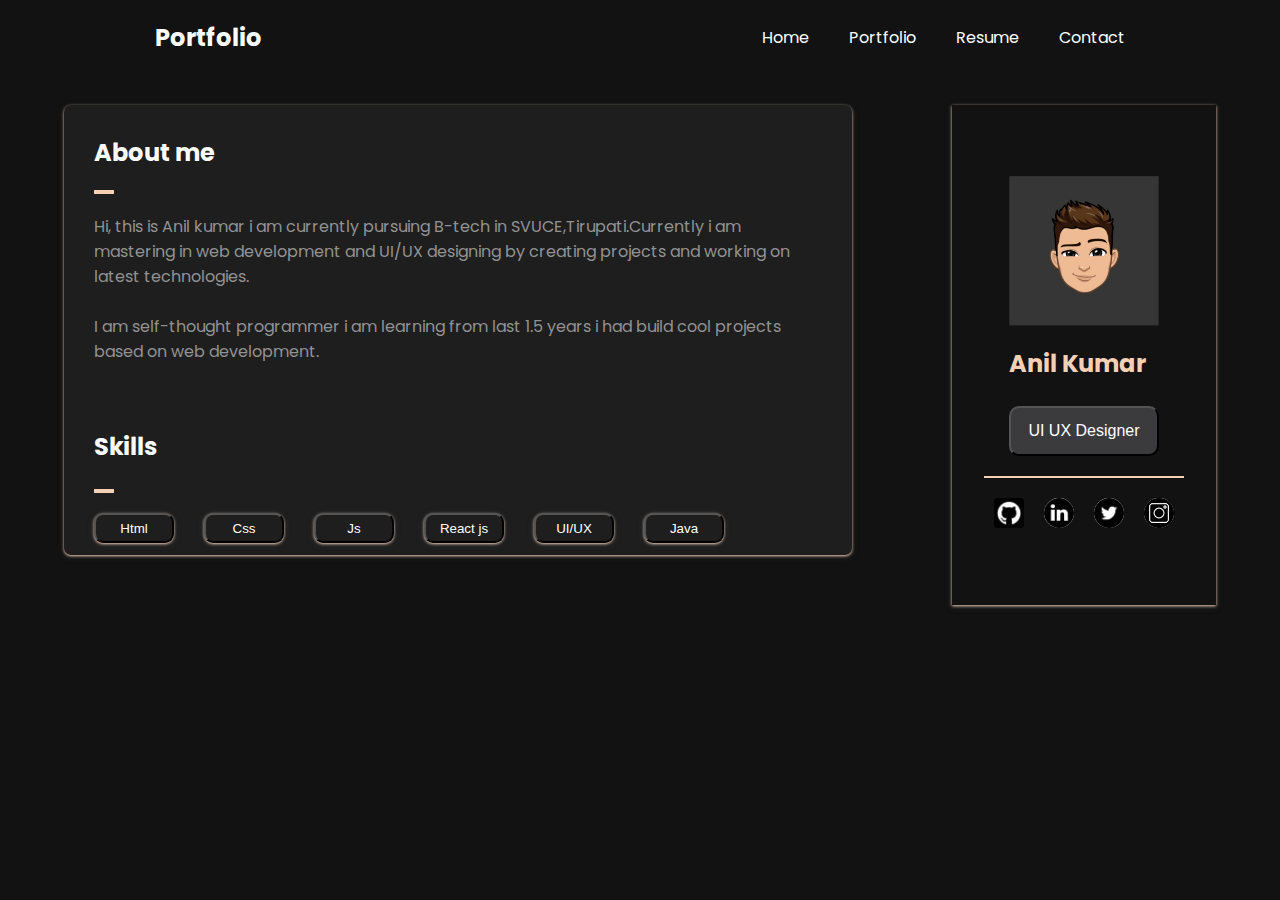
<file: index.html>
<!DOCTYPE html>
<html lang="en">
    <head>
        <meta charset="UTF-8" />
        <meta http-equiv="X-UA-Compatible" content="IE=edge" />
        <meta name="viewport" content="width=device-width, initial-scale=1.0" />
        <title>Anil|Home</title>
        <link rel="stylesheet" href="./styles/footer.css" />
        <link rel="stylesheet" href="./styles/nav.css" />
        <link rel="stylesheet" href="./styles/bio.css" />
        <link rel="stylesheet" href="./styles/home.css" />
    </head>
    <body>
        <header>
            <nav>
                <div class="my-name">
                    <h2 class="anil">Portfolio</h2>
                </div>
                <div class="list">
                    <ul>
                        <li class="nav">
                            <a href="./index.html"> Home </a>
                        </li>
                        <li class="nav">
                            <a href="./pages/portfolio.html"> Portfolio </a>
                        </li>
                        <li class="nav">
                            <a href="./pages/resume.html"> Resume </a>
                        </li>
                        <li class="nav">
                            <a href="./pages/contact.html">Contact</a>
                        </li>
                    </ul>
                </div>
            </nav>
        </header>
        <main>
            <div class="main">
                <div class="about">
                    <h2 class="about-heading">About me</h2>

                    <hr class="small-h" />

                    <p class="about-text">
                        Hi, this is Anil kumar i am currently pursuing B-tech in
                        SVUCE,Tirupati.Currently i am mastering in web
                        development and UI/UX designing by creating projects and
                        working on latest technologies.

                        <br />
                        <br />
                        I am self-thought programmer i am learning from last 1.5 years i had build cool projects based on web
                        development.
                    </p>
                    <br />
                    <div class="sk">
                        <h2 class="sk">Skills</h2>
                        <br />
                        <hr class="small-h" />
                    </div>
                    <div class="about-btn">
                        <button class="skills">Html</button>
                        <button class="skills">Css</button>

                        <button class="skills">Js</button>

                        <button class="skills">React js</button>

                        <button class="skills">UI/UX</button>

                        <button class="skills">Java</button>
                    </div>
                </div>
                <div class="bio">
                    <img src="./assets/avatar1.jpg" alt="hero" class="hero" />
                    <div class="b-d">
                        <h2 class="name">Anil Kumar</h2>
                        <br />
                        <button class="web">UI UX Designer</button>
                    </div>
                    <hr class="bio-h" />

                    <div class="bio-detail">
                        <ul class="icons">
                            <li>
                                <a class="icon">
                                    <img
                                        src="./assets/git.png"
                                        alt=""
                                        class="i"
                                    />
                                </a>
                            </li>
                            <li>
                                <a class="icon">
                                    <a class="icon">
                                        <img
                                            src="./assets/link.png"
                                            alt=""
                                            class="i"
                                            style="border-radius: 50%"
                                        />
                                    </a>
                                </a>
                            </li>
                            <li>
                                <a class="icon">
                                    <img
                                        src="./assets/twitter.png"
                                        alt=""
                                        class="i"
                                        style="border-radius: 50%"
                                    />
                                </a>
                            </li>
                            <li>
                                <a class="icon">
                                    <img
                                        src="./assets/insta.png"
                                        alt=""
                                        class="i"
                                        style="border-radius: 50%"
                                    />
                                </a>
                            </li>
                        </ul>
                    </div>
                </div>
            </div>
        </main>
        <footer>
            <ul class="u-f">
                <li class="nav">
                    <a href="./pages/index.html"> Home </a>
                </li>
                <li class="nav">
                    <a href="./pages/portfolio.html"> Portfolio </a>
                </li>
                <li class="nav">
                    <a href="./pages/resume.html"> Resume </a>
                </li>
                <li class="nav">
                    <a href="./pages/contact.html">Contact</a>
                </li>
            </ul>
        </footer>
    </body>
</html>
</file>
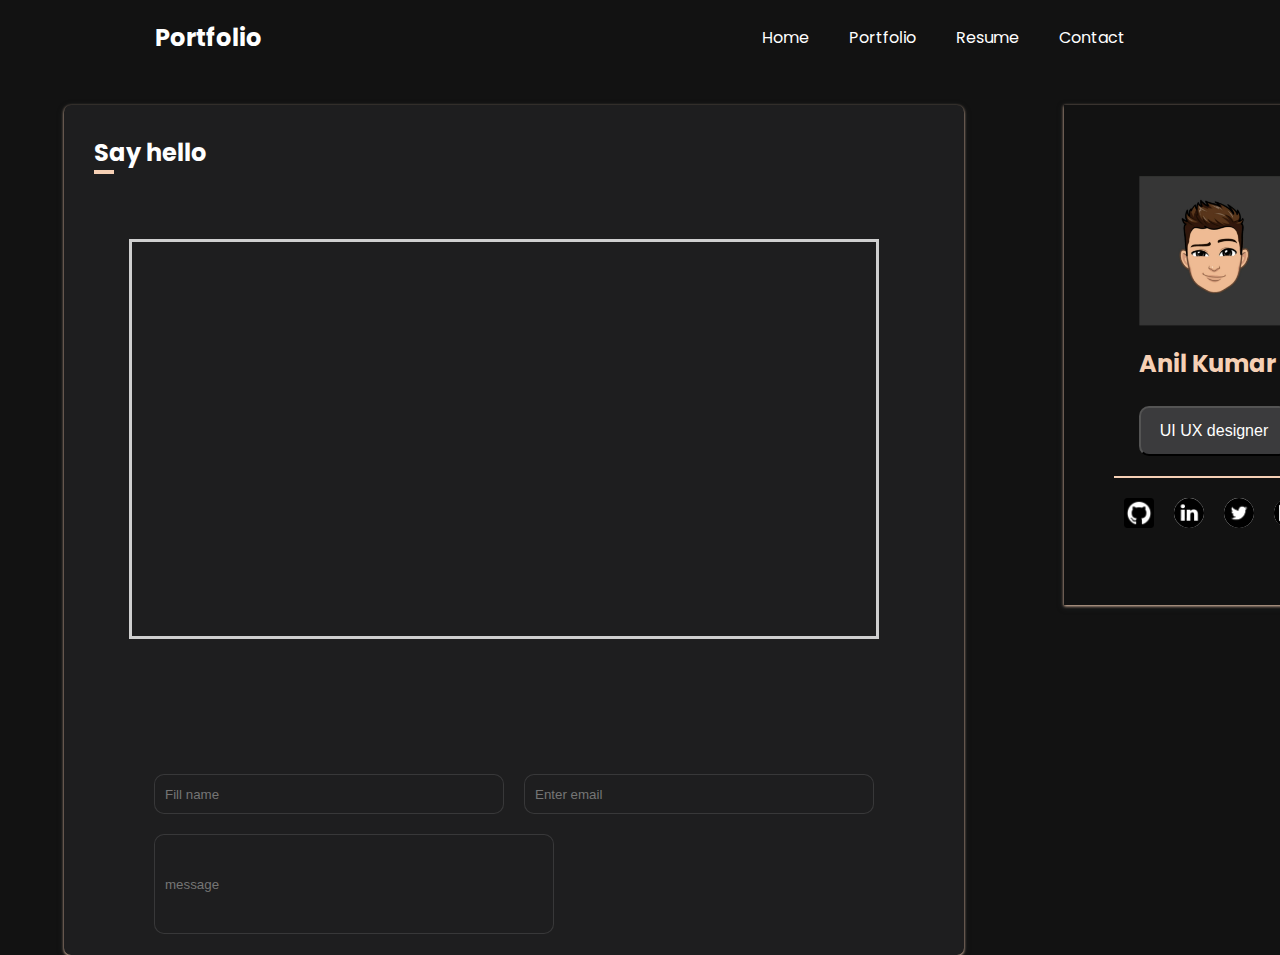
<file: pages/contact.html>
<!DOCTYPE html>
<html lang="en">
    <head>
        <meta charset="UTF-8" />
        <meta http-equiv="X-UA-Compatible" content="IE=edge" />
        <meta name="viewport" content="width=device-width, initial-scale=1.0" />
        <title>Anil| Contact Page</title>
        <link rel="stylesheet" href="../styles/footer.css" />
        <link rel="stylesheet" href="../styles/nav.css" />
        <link rel="stylesheet" href="../styles/bio.css" />
        <link rel="stylesheet" href="../styles/contact.css" />
    </head>
    <body>
        <header>
            <nav>
                <div class="my-name">
                    <h2 class="anil">Portfolio</h2>
                </div>
                <div class="list">
                    <ul>
                        <li class="nav">
                            <a href="../index.html"> Home </a>
                        </li>
                        <li class="nav">
                            <a href="../pages/portfolio.html"> Portfolio </a>
                        </li>
                        <li class="nav">
                            <a href="../pages/resume.html"> Resume </a>
                        </li>
                        <li class="nav">
                            <a href="../pages/contact.html">Contact</a>
                        </li>
                    </ul>
                </div>
            </nav>
        </header>
        <main>
            <div class="main">
                <div class="left">
                    <div class="contact">
                        <h2 class="contact-heading">
                            Say hello
                            <br />
                            <hr class="small-h" />
                        </h2>
                        <br />
                        <form>
                            <div class="gmap_canvas">
                                <iframe
                                    width="750"
                                    height="400"
                                    id="gmap_canvas"
                                    src="https://maps.google.com/maps?q=sv university&t=&z=10&ie=UTF8&iwloc=&output=embed"
                                    frameborder="0"
                                    scrolling="no"
                                    marginheight="0"
                                    marginwidth="0"
                                ></iframe
                                ><style>
                                    .gmap_canvas {
                                        filter: grayscale(1);
                                        overflow: hidden;
                                        background: none !important;
                                        height: 510px;
                                        width: 770px;
                                    }
                                    @media (max-width: 1060px) {
                                        iframe {
                                            width: 500px;
                                        }
                                    }
                                </style>
                            </div>

                            <br />

                            <div class="input">
                                <div class="two">
                                    <input
                                        type="text"
                                        placeholder="Fill name"
                                        class="contact-form"
                                    />
                                    <input
                                        type="text"
                                        placeholder="Enter email"
                                        class="contact-form"
                                    />
                                </div>
                                <input
                                    type="
                        text"
                                    placeholder="message"
                                    class="message"
                                />
                            </div>
                        </form>

                        <!-- <form class="contact">
                        <div class="mapouter"></div>
                           
                        </div>
                    </form> -->
                    </div>
                </div>
                <div class="bioo">
                    <div class="bio">
                        <img
                            src="../assets/avatar1.jpg"
                            alt="hero"
                            class="hero"
                        />
                        <div class="b-d">
                            <h2 class="name">Anil Kumar</h2>
                            <br />
                            <button class="web">UI UX designer</button>
                        </div>
                        <hr class="bio-h" />

                        <div class="bio-detail">
                            <ul class="icons">
                                <li>
                                    <a class="icon">
                                        <img
                                            src="../assets/git.png"
                                            alt=""
                                            class="i"
                                        />
                                    </a>
                                </li>
                                <li>
                                    <a class="icon">
                                        <a class="icon">
                                            <img
                                                src="../assets/link.png"
                                                alt=""
                                                class="i"
                                                style="border-radius: 50%"
                                            />
                                        </a>
                                    </a>
                                </li>
                                <li>
                                    <a class="icon">
                                        <img
                                            src="../assets/twitter.png"
                                            alt=""
                                            class="i"
                                            style="border-radius: 50%"
                                        />
                                    </a>
                                </li>
                                <li>
                                    <a class="icon">
                                        <img
                                            src="../assets/insta.png"
                                            alt=""
                                            class="i"
                                            style="border-radius: 50%"
                                        />
                                    </a>
                                </li>
                            </ul>
                        </div>
                    </div>
                </div>
            </div>
        </main>
        <footer>
            <ul class="u-f">
                <li class="nav">
                    <a href="../index.html"> Home </a>
                </li>
                <li class="nav">
                    <a href="../pages/portfolio.html"> Portfolio </a>
                </li>
                <li class="nav">
                    <a href="../pages/resume.html"> Resume </a>
                </li>
                <li class="nav">
                    <a href="../pages/contact.html">Contact</a>
                </li>
            </ul>
        </footer>
    </body>
</html>
</file>
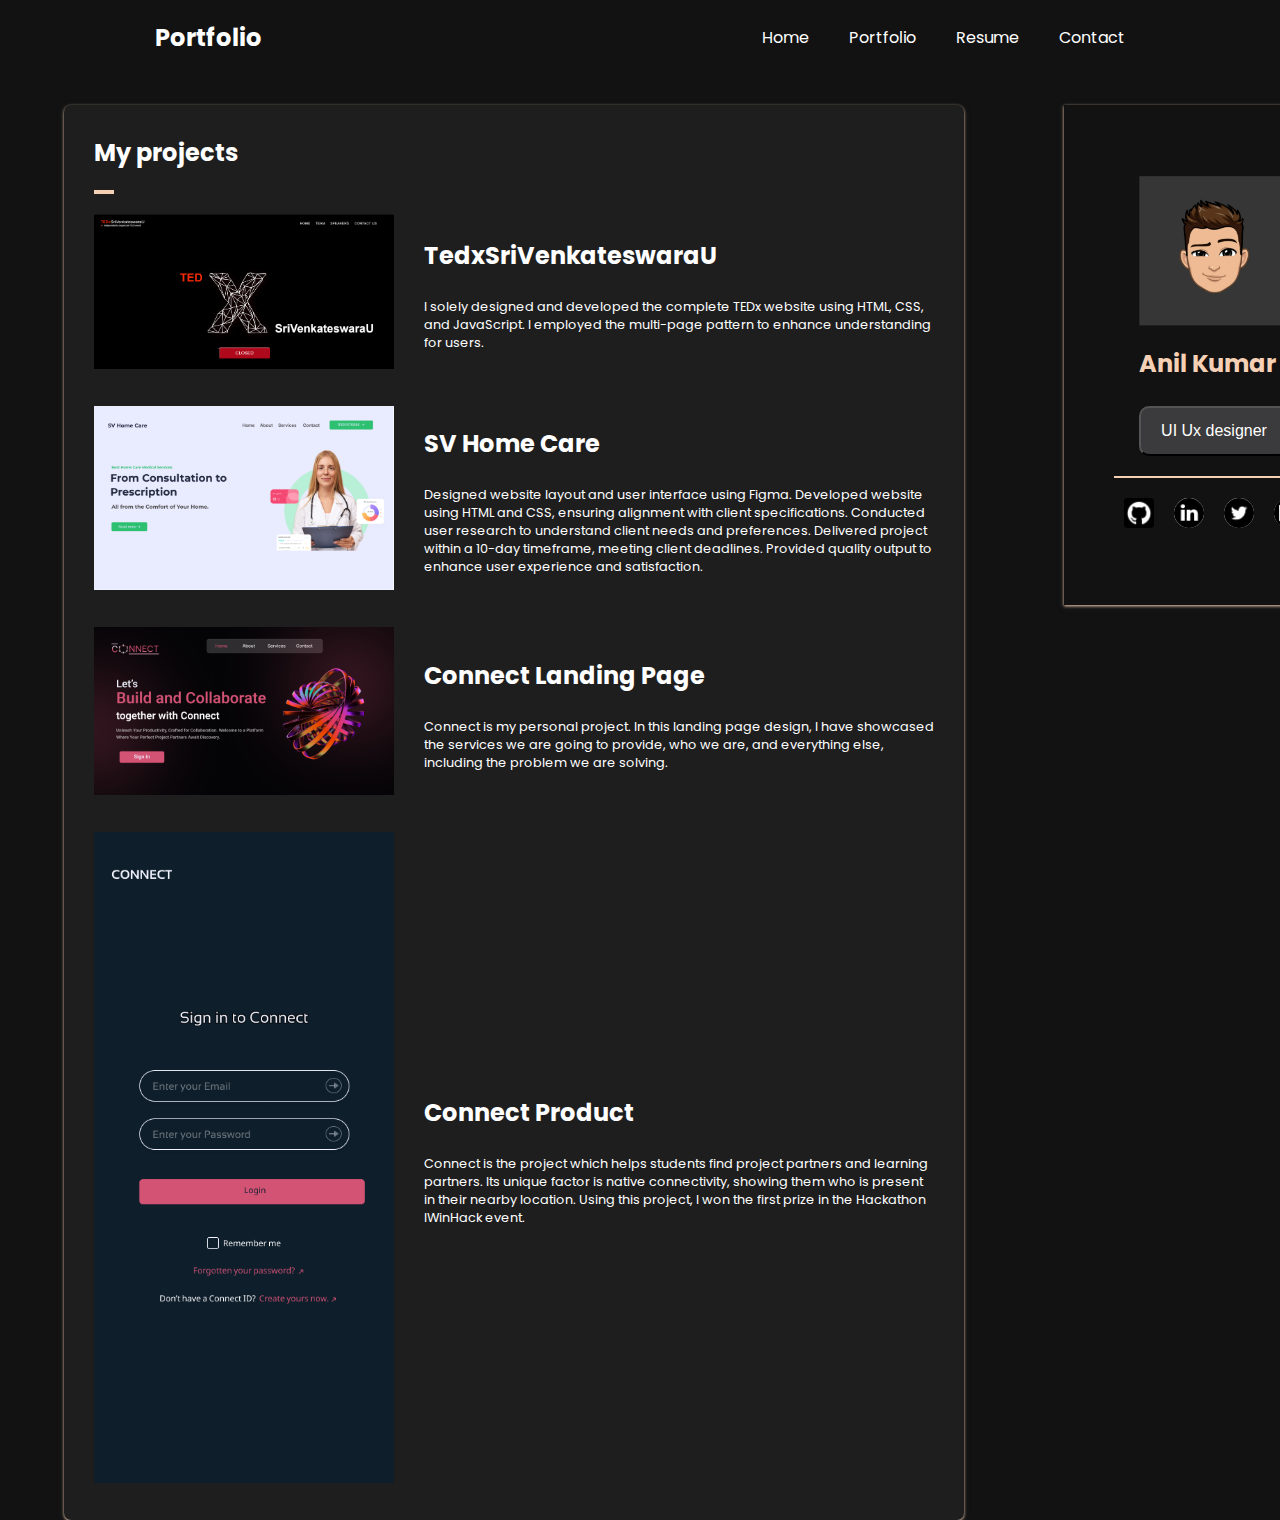
<file: pages/portfolio.html>
<!DOCTYPE html>
<html lang="en">
  <head>
    <meta charset="UTF-8" />
    <meta http-equiv="X-UA-Compatible" content="IE=edge" />
    <meta name="viewport" content="width=device-width, initial-scale=1.0" />
    <title>Anil |portfolio</title>
    <link rel="stylesheet" href="../styles/footer.css" />
    <link rel="stylesheet" href="../styles/nav.css" />
    <link rel="stylesheet" href="../styles/bio.css" />
    <link rel="stylesheet" href="../styles/portfolio.css" />
  </head>
  <body>
    <header>
      <nav>
        <div class="my-name">
          <h2 class="anil">Portfolio</h2>
        </div>
        <div class="list">
          <ul>
            <li class="nav">
              <a href="../index.html"> Home </a>
            </li>
            <li class="nav">
              <a href="../pages/portfolio.html"> Portfolio </a>
            </li>
            <li class="nav">
              <a href="../pages/resume.html"> Resume </a>
            </li>
            <li class="nav">
              <a href="../pages/contact.html">Contact</a>
            </li>
          </ul>
        </div>
      </nav>
    </header>
    <main>
      <div class="main">
        <div class="left">
          <div class="portfolio">
            <h2 class="portfolio-h">My projects</h2>
            <hr class="small-h" />

            <div class="project-images">
              <div class="project-images-2">
                <a href="https://tedx-svu.onrender.com/">
                  <img src="../assets/tedx-page.png" alt="" class="pro"
                /></a>
                <div class="project-text-container">
                  <h2 class="project-heading">TedxSriVenkateswaraU</h2>
                  <br />
                  <p class="project-text">
                    I solely designed and developed the complete TEDx website
                    using HTML, CSS, and JavaScript. I employed the multi-page
                    pattern to enhance understanding for users.
                  </p>
                </div>
              </div>
              <div class="project-images-2">
                <a
                  href="https://www.figma.com/file/BlthBGHObkj3bRKPCqKQun/SV-HomeCare?type=design&node-id=0-1&mode=design&t=2V4Ce4DeEz5VAylY-0"
                >
                  <img src="../assets/svhomecare.png" alt="" class="pro" />
                </a>
                <div class="project-text-container">
                  <h2 class="project-heading">SV Home Care</h2>
                  <br />
                  <p class="project-text">
                    Designed website layout and user interface using Figma.
                    Developed website using HTML and CSS, ensuring alignment
                    with client specifications. Conducted user research to
                    understand client needs and preferences. Delivered project
                    within a 10-day timeframe, meeting client deadlines.
                    Provided quality output to enhance user experience and
                    satisfaction.
                  </p>
                </div>
              </div>
              <div class="project-images-2">
                <a
                  href="https://www.figma.com/proto/3ertDP7Cn3cMLCnp8znCEw/Landing-Page?node-id=20-2&t=guvUhyDiUBIiWr2Q-0&scaling=scale-down&page-id=0%3A1"
                >
                  <img src="../assets/connectland.png" alt="" class="pro"
                /></a>
                <div class="project-text-container">
                  <h2 class="project-heading">Connect Landing Page</h2>
                  <br />
                  <p class="project-text">
                    Connect is my personal project. In this landing page design,
                    I have showcased the services we are going to provide, who
                    we are, and everything else, including the problem we are
                    solving.
                  </p>
                </div>
              </div>
              <div class="project-images-2">
                <a
                  href="https://www.figma.com/proto/Uxd2NhD9ShiUFVl3L7KZkM/Connect-MVP?node-id=5-3&t=nPN5lZKwvJRgfGKJ-0&scaling=scale-down&page-id=0%3A1&starting-point-node-id=5%3A3"
                >
                  <img src="../assets/loginpage.png" alt="" class="pro" />
                </a>
                <div class="project-text-container">
                  <h2 class="project-heading">Connect Product</h2>
                  <br />
                  <p class="project-text">
                    Connect is the project which helps students find project
                    partners and learning partners. Its unique factor is native
                    connectivity, showing them who is present in their nearby
                    location. Using this project, I won the first prize in the
                    Hackathon IWinHack event.
                  </p>
                </div>
              </div>
            </div>
          </div>
        </div>
        <div class="bioo">
          <div class="bio">
            <img src="../assets/avatar1.jpg" alt="hero" class="hero" />
            <div class="b-d">
              <h2 class="name">Anil Kumar</h2>
              <br />
              <button class="web">UI Ux designer</button>
            </div>
            <hr class="bio-h" />

            <div class="bio-detail">
              <ul class="icons">
                <li>
                  <a class="icon">
                    <img src="../assets/git.png" alt="" class="i" />
                  </a>
                </li>
                <li>
                  <a class="icon">
                    <a class="icon">
                      <img
                        src="../assets/link.png"
                        alt=""
                        class="i"
                        style="border-radius: 50%"
                      />
                    </a>
                  </a>
                </li>
                <li>
                  <a class="icon">
                    <img
                      src="../assets/twitter.png"
                      alt=""
                      class="i"
                      style="border-radius: 50%"
                    />
                  </a>
                </li>
                <li>
                  <a class="icon">
                    <img
                      src="../assets/insta.png"
                      alt=""
                      class="i"
                      style="border-radius: 50%"
                    />
                  </a>
                </li>
              </ul>
            </div>
          </div>
        </div>
      </div>
    </main>
    <footer>
      <ul class="u-f">
        <li class="nav">
          <a href="../index.html"> Home </a>
        </li>
        <li class="nav">
          <a href="../pages/portfolio.html"> Portfolio </a>
        </li>
        <li class="nav">
          <a href="../pages/resume.html"> Resume </a>
        </li>
        <li class="nav">
          <a href="../pages/contact.html">Contact</a>
        </li>
      </ul>
    </footer>
  </body>
</html>
</file>
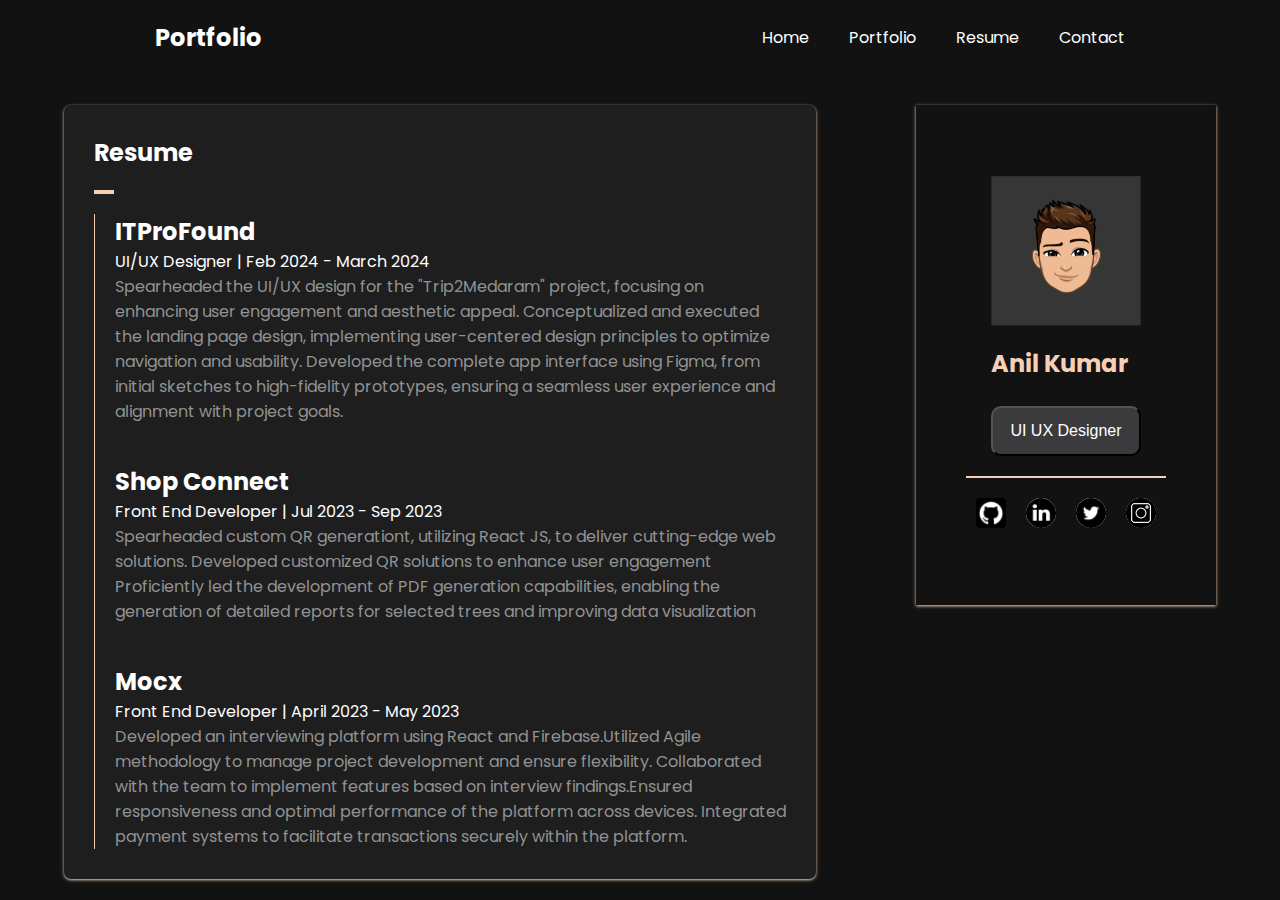
<file: pages/resume.html>
<!DOCTYPE html>
<html lang="en">
  <head>
    <meta charset="UTF-8" />
    <meta http-equiv="X-UA-Compatible" content="IE=edge" />
    <meta name="viewport" content="width=device-width, initial-scale=1.0" />
    <title>Anil|Resume</title>
    <link rel="stylesheet" href="../styles/footer.css" />
    <link rel="stylesheet" href="../styles/nav.css" />
    <link rel="stylesheet" href="../styles/bio.css" />
    <link rel="stylesheet" href="../styles/resume.css" />
  </head>
  <body>
    <header>
      <nav>
        <div class="my-name">
          <h2 class="anil">Portfolio</h2>
        </div>
        <div class="list">
          <ul>
            <li class="nav">
              <a href="../index.html"> Home </a>
            </li>
            <li class="nav">
              <a href="../pages/portfolio.html"> Portfolio </a>
            </li>
            <li class="nav">
              <a href="../pages/resume.html"> Resume </a>
            </li>
            <li class="nav">
              <a href="../pages/contact.html">Contact</a>
            </li>
          </ul>
        </div>
      </nav>
    </header>
    <main>
      <div class="main">
        <div class="resume">
          <h2 class="resume-heading">Resume</h2>
          <hr class="small-h" />

          <div class="time-line">
            <div class="education">
              <h2 class="educationH">ITProFound</h2>
              <p class="education-year">
                UI/UX Designer | Feb 2024 - March 2024
              </p>
              <p class="institute">
                Spearheaded the UI/UX design for the "Trip2Medaram" project,
                focusing on enhancing user engagement and aesthetic appeal.
                Conceptualized and executed the landing page design,
                implementing user-centered design principles to optimize
                navigation and usability. Developed the complete app interface
                using Figma, from initial sketches to high-fidelity prototypes,
                ensuring a seamless user experience and alignment with project
                goals.
              </p>
            </div>

            <div class="education">
              <h2 class="educationH">Shop Connect</h2>
              <p class="education-year">
                Front End Developer | Jul 2023 - Sep 2023
              </p>
              <p class="institute">
                Spearheaded custom QR generationt, utilizing React JS, to
                deliver cutting-edge web solutions. Developed customized QR
                solutions to enhance user engagement Proficiently led the
                development of PDF generation capabilities, enabling the
                generation of detailed reports for selected trees and improving
                data visualization
              </p>
            </div>

            <div class="education">
              <h2 class="educationH">Mocx</h2>
              <p class="education-year">
                Front End Developer | April 2023 - May 2023
              </p>
              <p class="institute">
                Developed an interviewing platform using React and
                Firebase.Utilized Agile methodology to manage project
                development and ensure flexibility. Collaborated with the team
                to implement features based on interview findings.Ensured
                responsiveness and optimal performance of the platform across
                devices. Integrated payment systems to facilitate transactions
                securely within the platform.
              </p>
            </div>
          </div>
        </div>
        <div class="bioo">
          <div class="bio">
            <img src="../assets/avatar1.jpg" alt="hero" class="hero" />
            <div class="b-d">
              <h2 class="name">Anil Kumar</h2>
              <br />
              <button class="web">UI UX Designer</button>
            </div>
            <hr class="bio-h" />

            <div class="bio-detail">
              <ul class="icons">
                <li>
                  <a class="icon">
                    <img src="../assets/git.png" alt="" class="i" />
                  </a>
                </li>
                <li>
                  <a class="icon">
                    <a class="icon">
                      <img
                        src="../assets/link.png"
                        alt=""
                        class="i"
                        style="border-radius: 50%"
                      />
                    </a>
                  </a>
                </li>
                <li>
                  <a class="icon">
                    <img
                      src="../assets/twitter.png"
                      alt=""
                      class="i"
                      style="border-radius: 50%"
                    />
                  </a>
                </li>
                <li>
                  <a class="icon">
                    <img
                      src="../assets/insta.png"
                      alt=""
                      class="i"
                      style="border-radius: 50%"
                    />
                  </a>
                </li>
              </ul>
            </div>
          </div>
        </div>
      </div>
    </main>
    <footer>
      <ul class="u-f">
        <li class="nav">
          <a href="../index.html"> Home </a>
        </li>
        <li class="nav">
          <a href="../pages/portfolio.html"> Portfolio </a>
        </li>
        <li class="nav">
          <a href="../pages/resume.html"> Resume </a>
        </li>
        <li class="nav">
          <a href="../pages/contact.html">Contact</a>
        </li>
      </ul>
    </footer>
  </body>
</html>
</file>
<file: styles/footer.css>
@media (min-width: 550px) {
    footer {
        display: none;
    }
}
@media (max-width: 549px) {
    footer {
        background: #514e4e;
        filter: opacity(0.8);
        text-align: center;
        display: flex;
        align-items: center;
        justify-content: center;
        padding: 20px 10px 20px 10px;
        margin-top: 30px;
        position: sticky;
        bottom: 0;
        width: 100%;
        box-shadow: #f6d0b5 0px 1px 3px 0px,
            rgba(60, 64, 67, 0.15) 0px 2px 6px 2px;
    }
    .u-f {
        display: flex;
        gap: 20px;
    }
}
@media (max-width: 350px) {
    footer {
        background: #514e4e;
        filter: opacity(0.8);
        text-align: center;
        display: flex;
        align-items: center;
        justify-content: center;
        padding: 20px 10px 20px 10px;
        margin-top: 30px;
        position: sticky;
        bottom: 0;
        width: 100%;
        box-shadow: #f6d0b5 0px 1px 3px 0px,
            rgba(60, 64, 67, 0.15) 0px 2px 6px 2px;
    }
    .u-f {
        display: flex;
        gap: 10px;
        width: auto;
    }
}

@media (max-width: 300px) {
    footer {
        background: #514e4e;
        filter: opacity(0.8);
        text-align: center;
        display: flex;
        align-items: center;
        justify-content: center;
        padding: 20px 10px 20px 10px;
        margin-top: 30px;
        position: sticky;
        bottom: 0;
        width: 100%;
        box-shadow: #f6d0b5 0px 1px 3px 0px,
            rgba(60, 64, 67, 0.15) 0px 2px 6px 2px;
    }
    .u-f {
        display: flex;
        width: auto;
    }

    footer .nav{
        font-size: 0.5rem;
    }
}
</file>
<file: styles/nav.css>
nav {
    display: flex;
    color: white;
    width: min(90%, 1440px);
    margin-inline: auto;
    gap: 1000px;
    align-items: center;
    justify-content: center;
}

ul {
    display: flex;
    gap: 40px;
    align-items: flex-end;
    justify-content: flex-end;
}

li:hover {
    color: bisque;
    border: 1px solid bisque;
    padding: 5px;
    border-radius: 8px;
    transition: 400ms ease-in-out;
}

@media (1000px<= width<1300px) {
    nav {
        gap: 500px;
    }
}
@media (550px<= width<1000px) {
    nav {
        gap: 100px;
    }
}

@media (max-width: 550px) {
    .list {
        display: none;
    }
}
</file>
<file: styles/bio.css>
@import url("https://fonts.googleapis.com/css2?family=Bebas+Neue&family=Comfortaa&family=Poppins:ital,wght@0,100;0,200;0,300;1,300&display=swap");
* {
    padding: 0;
    margin: 0;
    box-sizing: border-box;
}
a {
    text-decoration: none;
    color: white;
}

a:hover {
    color: bisque;
}

.bio {
    display: flex;
    flex-direction: column;
    align-items: center;
    gap: 20px;
    justify-content: center;
}
.main {
    display: flex;
    gap: 100px;
}
.small-h {
    width: 20px;
    border: 2px solid #f6d0b5;
}
.web {
    color: white;
    background-color: #3b3b3d;
    width: 150px;
    font-size: 1rem;
    border-radius: 10px;
    height: 50px;
}
body {
    font-family: "Poppins", sans-serif;
    color: white;
    width: min(90%, 1440px);
    margin-inline: auto;

    background-color: #121212;
}
header {
    padding: 20px 0 50px;
}
.hero {
    height: 150px;
    width: 150px;
}

.name {
    font-family: "Poppins", sans-serif;
    color: #f6d0b5;
}

.bio {
    box-shadow: #f6d0b5 0px 1px 3px 0px, rgba(60, 64, 67, 0.15) 0px 2px 6px 2px;
    width: 300px;
    padding: 15px;
    height: 500px;
}
.bio-h {
    width: 200px;
    border: 0.4px solid #f6d0b5;
}

li {
    list-style: none;
}

.i {
    height: 100%;
    width: 30px;
}

.icons {
    display: flex;
    gap: 20px;
}

@media (max-width: 1060px) {
    .main {
        display: flex;
        flex-direction: column-reverse;
        align-items: center;
        justify-content: center;
    }

    .bio {
        display: flex;
        flex-direction: row;
        width: 600px;
        height: 200px;
    }
    .bioo {
        display: flex;
        align-items: center;
        justify-content: center;
    }
    .b-d {
        display: flex;
        flex-direction: column;
    }

    .name {
        font-size: 2.5rem;
    }
    .bio-detail {
        display: none;
    }
    .web {
        height: 30px;
    }
    .bio-h {
        display: none;
    }
}

@media (max-width: 700px) {
    .bio {
        height: 150px;
        width: 450px;
    }
    .main {
        display: flex;
        flex-direction: column-reverse;
        gap: 20px;
    }
    .hero {
        width: 100px;
        height: 100px;
    }
    .name {
        font-size: 2rem;
    }
    .web {
        height: 40px;
        border-radius: none;
    }
}
@media (max-width: 500px) {
    .bio {
        width: 360px;
    }
    .name {
        font-size: 1.5rem;
    }
}
@media (max-width: 450px) {
    .bio {
        width: 300px;
    }
}
</file>
<file: styles/home.css>
.about {
    font-family: "Poppins", sans-serif;
    width: 900px;
    border: 0px solid #f6d0b5;
    height: 450px;
    background: #1e1e1f;
    display: flex;
    gap: 20px;
    flex-direction: column;
    padding: 30px;
    border-radius: 7px;
    box-shadow: #f6d0b5 0px 1px 3px 0px, rgba(60, 64, 67, 0.15) 0px 2px 6px 2px;
}

.about-text {
    line-height: 25px;
    font-size: medium;
    color: #929292;
}
.about-btn {
    display: flex;
    gap: 30px;
}

.skills {
    width: 80px;
    background: #1e1e1f;
    color: white;
    box-shadow: #f6d0b5 0px 1px 3px 0px, rgba(60, 64, 67, 0.15) 0px 2px 6px 2px;

    height: 30px;
    border-radius: 9px;
}

@media (700px<= width<=1060px) {
    .about {
        width: 600px;
        height: 550px;
    }
}

@media (max-width: 700px) {
    .about {
        width: 450px;
        height: 550px;
    }
    .skills {
        width: 90px;
        font-size: 0.6rem;
    }
}

@media (max-width: 500px) {
    .about {
        width: 330px;
        height: 870px;
    }
    .about-btn {
        display: flex;
        gap: 19px;
        flex-direction: column;
    }
}

@media (max-width: 400px) {
    .about {
        width: 290px;
        height: 890px;
    }
}
</file>
<file: styles/contact.css>
.contact {
    width: 900px;
    border: 0px solid #f6d0b5;
    height: 850px;
    background: #1e1e1f;
    display: flex;
    gap: 20px;
    flex-direction: column;
    padding: 30px;
    border-radius: 7px;
    box-shadow: #f6d0b5 0px 1px 3px 0px, rgba(60, 64, 67, 0.15) 0px 2px 6px 2px;
}
iframe {
    border: 3px solid lawngreen;
}

form {
    display: flex;
    flex-direction: column;
    align-items: center;
    justify-content: center;
}
.two {
    display: flex;
    gap: 20px;
}
.contact-form {
    width: 350px;
    height: 40px;
    background-color: #1e1e1f;
    border: 0.2px solid hsla(240, 1%, 26%, 0.75);
    border-radius: 10px;
    padding-left: 10px;
}

.left {
    display: flex;
    justify-content: center;
    align-items: center;
}

.message {
    background-color: #1e1e1f;
    border: 0.2px solid hsla(240, 1%, 26%, 0.75);

    height: 100px;
    display: flex;
    align-items: flex-start;
    justify-content: baseline;
    width: 400px;
    border-radius: 10px;
    padding-left: 10px;
}
.input {
    display: flex;
    flex-direction: column;
    gap: 20px;
}

@media (max-width: 1060px) {
    .contact {
        width: 600px;
        height: 600px;
        display: flex;
        flex-direction: column;
        align-items: center;
        justify-content: center;
    }
    .two {
        display: flex;
        flex-direction: column;
    }
    .gmap_canvas {
        display: none;
    }
}

@media (max-width: 700px) {
    .contact {
        width: 450px;
        height: 550px;
    }
}

@media (max-width: 500px) {
    .contact {
        width: 330px;
        height: 400px;
        padding-right: 5px;
    }
    .contact-form {
        width: 250px;
    }
    .message {
        width: 300px;
    }
}

@media (350px<= width<500px) {
    .contact {
        width: 300px;
        height: 430px;
    }
}
</file>
<file: styles/portfolio.css>
.pro {
    height: auto;
    width: 300px;
}


.portfolio {
    width: 900px;
    border: 0px solid #f6d0b5;
    height:auto;
    background: #1e1e1f;
    display: flex;
    gap: 20px;

    flex-direction: column;
    padding: 30px;
    border-radius: 7px;
    box-shadow: #f6d0b5 0px 1px 3px 0px, rgba(60, 64, 67, 0.15) 0px 2px 6px 2px;
}

.project-text{
    font-size: 0.8rem;
}

.project-images-2 {
    display: flex;
    align-items: center;
    justify-content: center;
    gap: 30px;
}

.project-images {
    display: flex;
    gap: 30px;
    align-items: center;
    justify-content: center;
    flex-direction: column;
}

@media (max-width: 1060px) {
    .portfolio {
        width: 600px;
       
    }
    .project-images-2 {
        display: flex;
        flex-direction: column;
    }
}
@media (700px<= width<=1060px) {
    .portfolio {
        width: 600px;
     
        display: flex;
        flex-direction: column;
        align-items: center;
        justify-content: center;
    }

    .pro {
        height: auto;
        width: 400px;
    }
}

@media (max-width: 500px) {
    .portfolio {
        width: 340px;
        height: auto;
    }
}

@media (350px<= width<500px) {
    .portfolio {
        width: 320px;
    }
}
</file>
<file: styles/resume.css>
* {
    padding: 0;
    margin: 0;
    box-sizing: border-box;
}

.resume {
    width: 900px;
    border: 0px solid #f6d0b5;
    height: auto;
    background: #1e1e1f;
    display: flex;
    gap: 20px;
    flex-direction: column;
    padding: 30px;
    border-radius: 7px;
    box-shadow: #f6d0b5 0px 1px 3px 0px, rgba(60, 64, 67, 0.15) 0px 2px 6px 2px;
}

.time-line {
    padding-left: 20px;
    display: flex;
    flex-direction: column;
    gap: 40px;
    border-left: 1px solid #f6d0b5;
}

.institute {
    font-size: medium;
    color: #929292;
}

.educationH {
    font-size: 1.5rem;
}

.time-line::before {
    content: "";
    width: 10px;
    height: 10px;
    border-radius: 50%;
    position: absolute;
    top: 10px;
    background-color: #0000;
    left: -40px;
    display: block;

    border: 2px solid white;
}
@media (900px<= width <=1060) {
    .resume {
        width: 500px;
       
    }
}

@media (700px <= width<=900px) {
    .resume {
        width: 600px;
       
    }
    .time-line {
        display: flex;
        flex-direction: column;
        gap: 70px;
    }
    .educationH {
        font-size: 2rem;
    }
    .institute {
        font-size: 1.3rem;
    }
    .education-year {
        font-size: 1.3rem;
    }
}

@media (max-width: 700px) {
    .resume {
        width: 450px;
       
    }
    .time-line {
        display: flex;
        flex-direction: column;
        gap: 50px;
    }
    .institute {
        font-size: 1rem;
    }
    .educationH {
        font-size: 1.2rem;
    }
}

@media (max-width: 500px) {
    .resume {
        width: 360px;
      
    }
}
@media (max-width: 450px) {
    .resume {
        width: 330px;
        
    }
}
</file>
